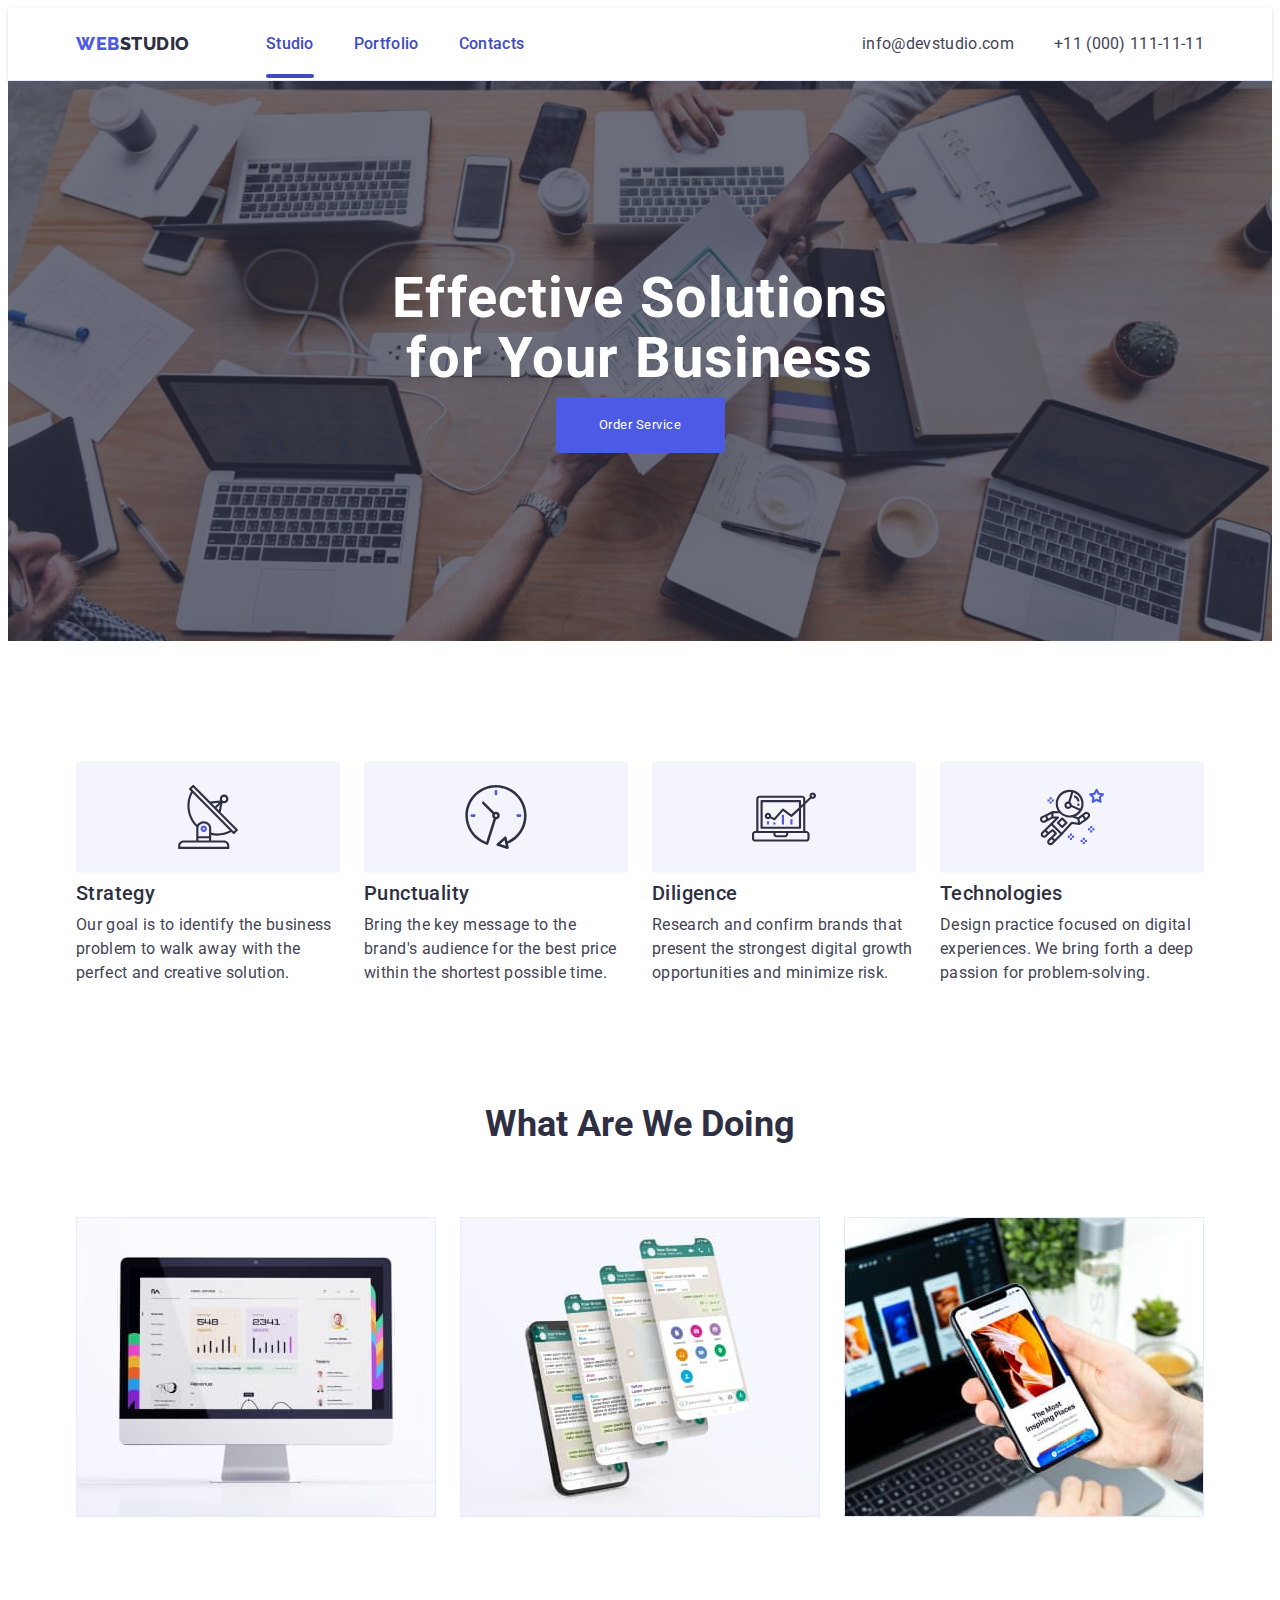
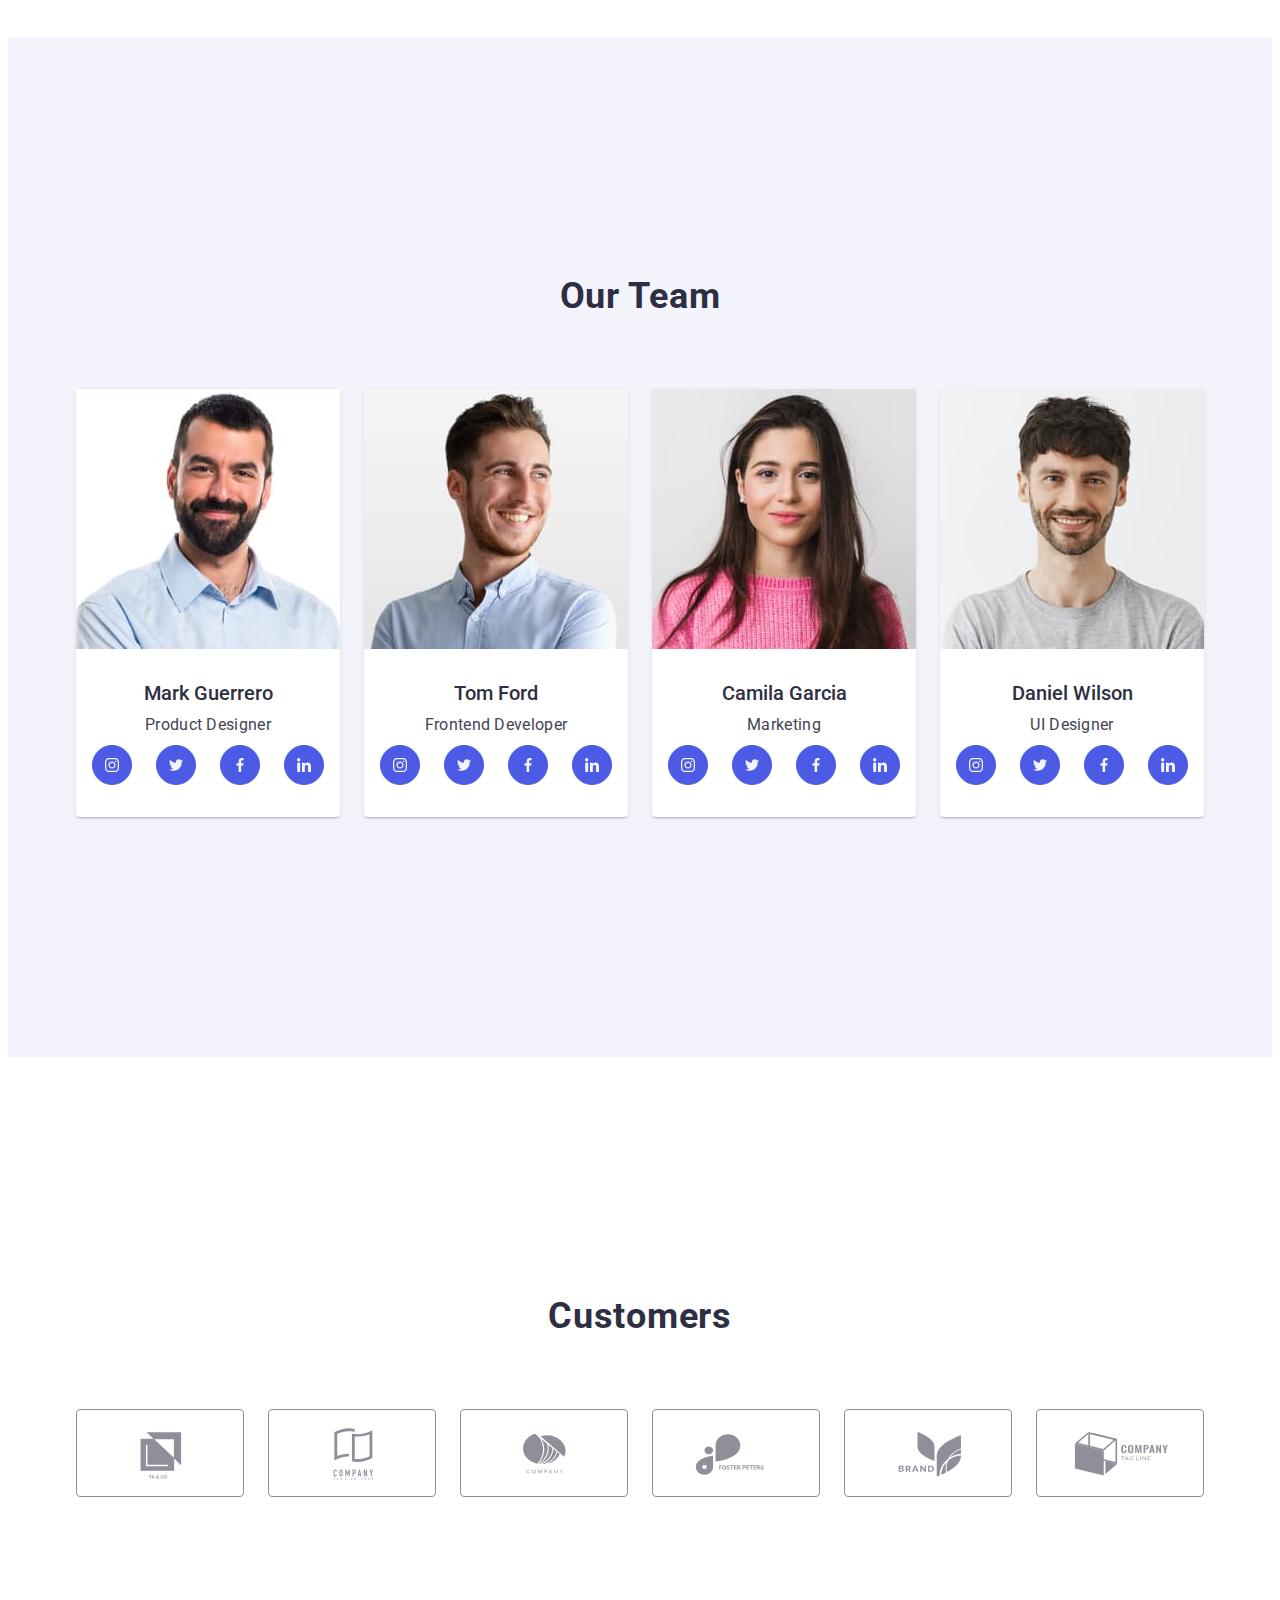
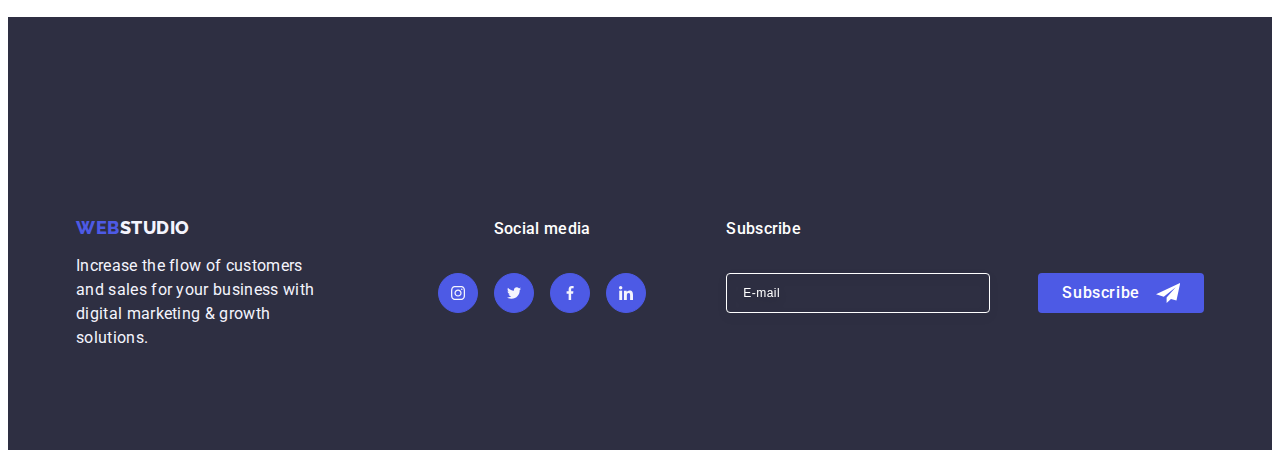
<file: index.html>
<!DOCTYPE html>
<html lang="en">
<head>
    <meta charset="UTF-8">
    <meta http-equiv="X-UA-Compatible" content="IE=edge">
    <meta name="viewport" content="width=device-width, initial-scale=1.0">
    <link rel="preconnect" href="https://fonts.googleapis.com">
    <link rel="preconnect" href="https://fonts.gstatic.com" crossorigin>
    <link href="https://fonts.googleapis.com/css2?family=Raleway:wght@400;500;700;900&family=Roboto:wght@400;500;700;900&display=swap" rel="stylesheet"> 
<title>Studio</title>
<link rel="stylesheet" href="https://cdnjs.cloudflare.com/ajax/libs/modern-normalize/2.0.0/modern-normalize.min.css" integrity="sha512-4xo8blKMVCiXpTaLzQSLSw3KFOVPWhm/TRtuPVc4WG6kUgjH6J03IBuG7JZPkcWMxJ5huwaBpOpnwYElP/m6wg==" crossorigin="anonymous" referrerpolicy="no-referrer"> 
<link rel="stylesheet" href="./css/style.css">
    
</head>
<body>
    <!--Header-->
    <header class="header">
           <div class="head-nav container">
            <nav class="header-nav">
                <a class="logo link" href="./index.html">Web<span class="logo-primary">Studio</span></a>
                <ul class="nav-list list">
                    <li><a class="header-links link active" href="./index.html">Studio</a></li>
                    <li><a class="header-links link" href="./portfolio.html">Portfolio</a></li>
                    <li><a class="header-links link" href="">Contacts</a></li>
                </ul>
            </nav>
        <address class="contact list">
        <ul class="contact-list list">
            <li><a class="contact link" href="mailto:info@devstudio.com">info@devstudio.com</a></li>
            <li><a class="contact link" href="tel:+110001111111">+11 (000) 111-11-11</a></li>
            
        </ul>
    </address>
</div>
</header>
 <!--Section 1-->
<main>  
    <section class="main-section">
        <div class="container">
            <h1 class="main-section_text">Effective Solutions for Your Business</h1>
            <button class="main-section_button" type="button" data-modal-open>Order Service</button>
        </div>
    </section> 

     <!--Section 2-->
    <section class="section-second">
        <div class="container">
            <h2 class="visually-hidden">Our preference</h2>
            <ul class="main-section-goal list">
        <li class="main-section-list">
            <div class="main-fon-icon">
            <svg class="main" width="64" height="64">
                <use href="./images/icons.svg#icon-antenna-1"></use>
               </svg>
            </div>
            <h3 class="main-section-heading">Strategy</h3>
            <p class="main-section-heading-paraf">Our goal is to identify the business
            problem to walk away with the perfect and creative solution. </p>
        </li>
        <li class="main-section-list">
            <div class="main-fon-icon">
            <svg  class="main" width="64" height="64">
                <use href="./images/icons.svg#icon-clock-1"></use>
               </svg>
                </div>
            <h3 class="main-section-heading">Punctuality</h3>
            <p class="main-section-heading-paraf">Bring the key message to the brand's audience for the best price within the shortest possible time.</p>
        </li>
        <li class="main-section-list">
            <div class="main-fon-icon">
                <svg class="main" width="64" height="64">
                    <use href="./images/icons.svg#icon-diagram-1"></use>
                   </svg>
                </div>
            <h3 class="main-section-heading">Diligence</h3>
            <p class="main-section-heading-paraf">Research and confirm brands that present the strongest digital growth opportunities and minimize risk.</p></li>
        <li class="main-section-list">
            <div class="main-fon-icon">
                <svg  class="main" width="64" height="64">
                    <use href="./images/icons.svg#icon-astronaut-1"></use>
                   </svg>
                    </div>
            <h3 class="main-section-heading">Technologies</h3>
            <p class="main-section-heading-paraf">Design practice focused on digital experiences. We bring forth a deep passion for problem-solving.</p>
        </li>
    </ul>
</div>
</section>
   <!--Section 3-->
<section class="images">
    <div class="container">
            <h2 class="images-title">What are we doing</h2>
            <ul class="images-gadget list">
        <li class="images-gadget-list">
            <img src="./images/Rectangle71_(1).jpg" 
            alt="laptop" 
            width="360">
        </li>
        <li class="images-gadget-list">
            <img src="./images/Rectangle-72.jpg" 
            alt="fotoscreen"
            width="360">
        </li>
        <li class="images-gadget-list">
            <img src="./images/Rectangle_71(2).jpg" 
            alt="telephoneonhand"
            width="360">
        </li>
    </ul>
</div>
</section>

  <!--Section 4-->
<section class="team">
    <div class="container">
         <h2 class="our-team">Our Team</h2>
    <ul class="team-information list">
        <li class="team-info-link">
        <img class="team-img" src="./images/img.jpg" 
            alt="Mark Guerrero" width="264">
         <div class="employee">  
                <h3 class="team-head">Mark Guerrero</h3>
                <p class="team-paraf">Product Designer</p>
            <ul class="team-block-icon list" >
                <li class="team-block-items"><a class="team-block-media"  href="#"><svg class="team-block-svg" width="16" height="16">
                    <use href="./images/icons.svg#icon-instagram-2"></use> 
                   </svg>
                </a>
                <li class="team-block-items"><a class="team-block-media" href="#"><svg class="team-block-svg" width="16" height="16">
                    <use href="./images/icons.svg#icon-Group"></use>
                   </svg>
                </a>
            </li>
                <li class="team-block-items"><a class="team-block-media"  href="#"><svg class="team-block-svg" width="16" height="16">
                    <use href="./images/icons.svg#icon-facebook-1"></use>
                   </svg>
                </a>
            </li >
                <li class="team-block-items"><a class="team-block-media"  href="#"><svg class="team-block-svg" width="16" height="16">
                    <use href="./images/icons.svg#icon-linkedin-1"></use>
                   </svg>
                </a>
            </li>
            </ul> 
        </div>
        </li>
        <li class="team-info-link">
            <img class="team-img" src="./images/img(1).jpg" 
            alt="Tom Ford" width="264">
            <div class="employee">
                <h3 class="team-head">Tom Ford</h3>
                <p class="team-paraf">Frontend Developer</p>
                    <ul class="team-block-icon list" >
                        <li class="team-block-items"><a class="team-block-media"  href="#"><svg class="team-block-svg" width="16" height="16">
                            <use href="./images/icons.svg#icon-instagram-2"></use> 
                           </svg>
                        </a>
                    </li>
                    <li class="team-block-items"><a class="team-block-media" href="#"><svg class="team-block-svg" width="16" height="16">
                        <use href="./images/icons.svg#icon-Group"></use>
                       </svg>
                    </a>
                </li>
                        <li class="team-block-items"><a class="team-block-media"  href="#"><svg class="team-block-svg" width="16" height="16">
                            <use href="./images/icons.svg#icon-facebook-1"></use>
                           </svg>
                        </a>
                    </li >
                        <li class="team-block-items"><a class="team-block-media"  href="#"><svg class="team-block-svg" width="16" height="16">
                            <use href="./images/icons.svg#icon-linkedin-1"></use>
                           </svg>
                        </a>
                    </li>
                    </ul> 
    </div> 
        </li>
        <li class="team-info-link">
            <img class="team-img" src="./images/img(2).jpg" alt="Camila 
            Garcia" width="264">
            <div class="employee">
                <h3 class="team-head">Camila Garcia</h3>
                <p class="team-paraf">Marketing</p>
                    <ul class="team-block-icon list" >
                        <li class="team-block-items"><a class="team-block-media"  href="#"><svg class="team-block-svg" width="16" height="16">
                            <use href="./images/icons.svg#icon-instagram-2"></use> 
                           </svg>
                        </a>
                    </li>
                    <li class="team-block-items"><a class="team-block-media" href="#"><svg class="team-block-svg" width="16" height="16">
                        <use href="./images/icons.svg#icon-Group"></use>
                       </svg>
                    </a>
                </li>
                        <li class="team-block-items"><a class="team-block-media"  href="#"><svg class="team-block-svg" width="16" height="16">
                            <use href="./images/icons.svg#icon-facebook-1"></use>
                           </svg>
                        </a>
                    </li >
                        <li class="team-block-items"><a class="team-block-media"  href="#"><svg class="team-block-svg" width="16" height="16">
                            <use href="./images/icons.svg#icon-linkedin-1"></use>
                           </svg>
                        </a>
                    </li>
                    </ul> 
    </div> 
        </li>
        <li class="team-info-link">
            <img class="team-img" src="./images/img(3).jpg" 
            alt="Daniel Wilson" width="264">
            <div class="employee">
                <h3 class="team-head">Daniel Wilson</h3>
                <p class="team-paraf">UI Designer</p>
                    <ul class="team-block-icon list" >
                        <li class="team-block-items"><a class="team-block-media"  href="#"><svg class="team-block-svg" width="16" height="16">
                            <use href="./images/icons.svg#icon-instagram-2"></use> 
                           </svg>
                        </a>
                    </li>
                    <li class="team-block-items"><a class="team-block-media" href="#"><svg class="team-block-svg" width="16" height="16">
                        <use href="./images/icons.svg#icon-Group"></use>
                       </svg>
                    </a>
                </li>
                        <li class="team-block-items"><a class="team-block-media"  href="#"><svg class="team-block-svg" width="16" height="16">
                            <use href="./images/icons.svg#icon-facebook-1"></use>
                           </svg>
                        </a>
                    </li >
                        <li class="team-block-items"><a class="team-block-media"  href="#"><svg class="team-block-svg" width="16" height="16">
                            <use href="./images/icons.svg#icon-linkedin-1"></use>
                           </svg>
                        </a>
                    </li>
                    </ul> 
        </div> 
        </ul>
</div>
    </section>
      <!--Section 5-->
    <section class="customers">
        <div class="container">
        <h2 class="customers-title">Customers</h2>
        <ul class="customers-item list">
            <li class="customers-icon"><a class="customers-icon-logo" href="#">
                    <svg class="customers-pict" width="104" height="56">
                        <use href="./images/icons.svg#icon-Logo6">
                        </use>
                     </svg>
                </a>
        </li>
        <li class="customers-icon"><a class="customers-icon-logo" href="#">
            <svg class="customers-pict"  width="104" height="56">
                <use href="./images/icons.svg#icon-Logo7">
                </use>
             </svg>
        </a>
    </li>
                <li class="customers-icon"><a class="customers-icon-logo" href="#">
                    <svg class="customers-pict"  width="104" height="56">
                        <use href="./images/icons.svg#icon-Logo8">
                        </use>
                    </svg>
                </a>
            </li>
            <li class="customers-icon"><a class="customers-icon-logo" href="#">
                    <svg class="customers-pict"  width="104" height="56">
                        <use href="./images/icons.svg#icon-Logo9">
                        </use>
                     </svg>
                    </a>
                </li>      
            <li class="customers-icon"><a class="customers-icon-logo" href="#">
                    <svg class="customers-pict"  width="104" height="56">
                        <use href="./images/icons.svg#icon-Logo10">
                        </use>
                     </svg>
                    </a>
        </li>
            <li class="customers-icon"><a class="customers-icon-logo" href="#">
                    <svg class="customers-pict"  width="104" height="56">
                        <use href="./images/icons.svg#icon-Logo11">
                        </use>
                     </svg>
                    </a>
        </li>
        </ul>
    </div>

    </section>
</main>
  <!--Footer-->
        <footer class="footer">
            <div class="footer-container container">
                <div class="footer-parag-logo">
                <a class="logo link logo-footer" href="./index.html">Web<span class="logo-primary-foter">Studio</span></a>            
    <p class="footer-paraf">Increase the flow of customers and  sales for your business with digital marketing & growth solutions.</p>
</div>
    <div class="socialmedia">
        <p class="socialmedia-title">Social media</p>
            <ul class="socialmedia-block-icon list" >
                <li class="team-block-items"><a class="socialmedia-block-media link" href="#"><svg class="team-block-svg" width="24" height="24">
                    <use href="./images/icons.svg#icon-instagram-2"></use> 
                   </svg>
                </a>
            </li>
                    <li class="team-block-items"><a class="socialmedia-block-media link" href="#"><svg class="team-block-svg" width="24" height="24">
                        <use href="./images/icons.svg#icon-Group"></use>
                       </svg>
                    </a>
                </li>
                    <li class="team-block-items"><a class="socialmedia-block-media link" href="#"><svg class="team-block-svg" width="24" height="24">
                        <use href="./images/icons.svg#icon-facebook-1"></use>
                       </svg>
                    </a>
                </li >
                    <li class="team-block-items"><a class="socialmedia-block-media link" href="#"><svg class="team-block-svg" width="24" height="24">
                        <use href="./images/icons.svg#icon-linkedin-1"></use>
                       </svg>
                    </a>
                </li>
            </ul>    
    </div>
    <div class="subscribe-class">
        <p class="subscribe">Subscribe</p>
        <form class="form-subscribe">
            <label class="subscribe-label">
            <input id="email"
            class="subscribe-input" 
            type="email" 
            name="email" 
            placeholder="E-mail"></label>
<button class="subscribe-button" type="submit">Subscribe
    <svg class="button-subscribe-svg"  width="24" height="24">
    <use href="./images/icons.svg#icon-icon-send"></use>  </svg>
 </button>
</form>
    </div>
    </div>
</footer>
  <!--Modal-->
<div class="backdrop is-hidden" data-modal>
    <div class="modal">
        <button type="button" class="modal-btn" data-modal-close>
            <svg class="button_icon" width="8" height="8">
                <use href="./images/icons.svg#icon-close-black-18dp-2-1"/>
              </svg>
        </button>
        <p class="form-paraf">Leave your contacts and we will call you back</p>
        <form class="form" name="issue_report_form" autocomplete="off">
            <div class="name-form">
                    <label for="user-name" class="form-label">Name</label>
                        <div class="wrap-form">
                    <input class="form-input" type="text" name="user-name" id="user-name">
                    <svg class="form-block-svg" width="18" height="24">
                        <use href="./images/icons.svg#icon-person-black-18dp-11"></use> </svg>
                </div>
            </div>
            <div class="name-form">
                    <label for="user-name" class="form-label" >Phone</label>
                        <div class="wrap-form">
                    <input class="form-input" type="tel" name="phone" id="phone">
                    <svg class="form-block-svg" width="18" height="24">
                        <use href="./images/icons.svg#icon-phone-black-18dp-1"></use> </svg>
            </div>
        </div>
        <div  class="name-form">
                <label for="user-name" class="form-label">Email</label>
                    <div class="wrap-form">
                <input class="form-input" type="email" name="email" id="e-mail">
                <svg class="form-block-svg" width="18" height="24">
                    <use href="./images/icons.svg#icon-email-black-18dp-1"></use> </svg>
        </div>
    </div>
        <div class="textarea-cnt">
           <label  for="user-comment" class="form-label">Comment</label>
            <textarea class="form-textarea" name="user-comment" id="user-comment" rows="5" placeholder="Text input"></textarea>
        </div>
        <div class="checkbox-form">
        <input type="checkbox" class="checkbox visually-hidden" name="user-privacy" id="user-privacy" value="true">
        <label for="user-privacy" class="agree-form">
            <span class="checkbox-span">
            <svg class="check-item" width="10" height="8">
                <use href="./images/icons.svg#icon-Vector7"></use> </svg> 
            </span>
            I accept the terms and conditions of the<a class="checkbox-link link" href="#">Privacy Policy</a></label>
             </div>
           <button class="form-button" type="submit">Send</button>
         </form>
    </div>
</div>

<script src="./js/modal.js"></script>
    </body>
</html>
</file>
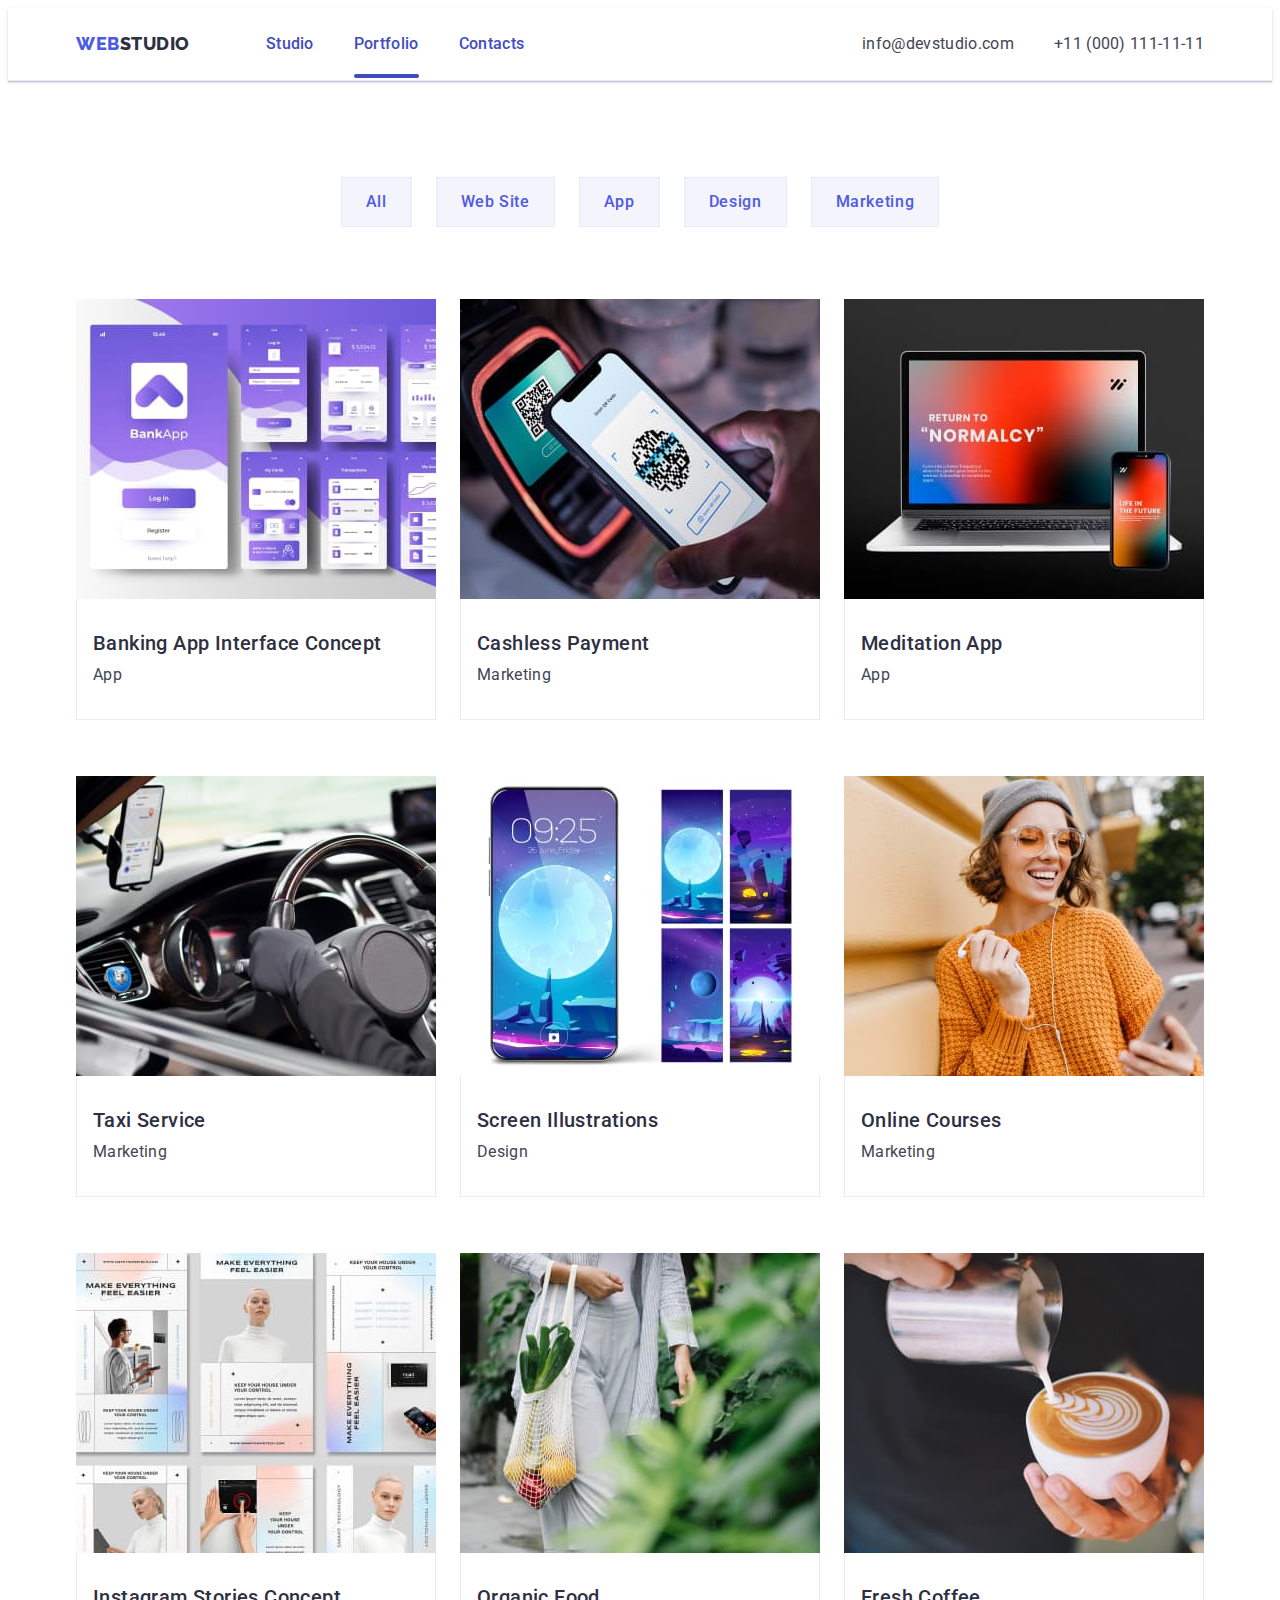
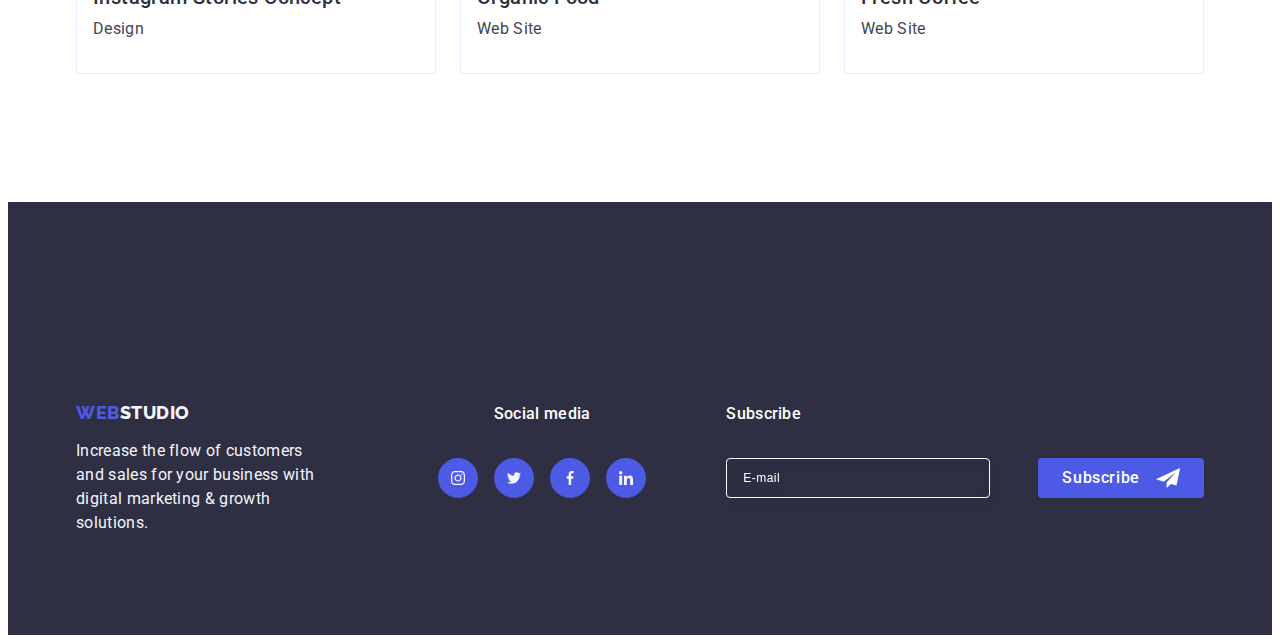
<file: portfolio.html>
<!DOCTYPE html>
<html lang="en">
<head>
    <meta charset="UTF-8">
    <meta http-equiv="X-UA-Compatible" content="IE=edge">
    <meta name="viewport" content="width=device-width, initial-scale=1.0">
    <link rel="preconnect" href="https://fonts.googleapis.com">
    <link rel="preconnect" href="https://fonts.gstatic.com" crossorigin>
    <link href="https://fonts.googleapis.com/css2?family=Raleway:wght@400;500;700;900&family=Roboto:wght@400;500;700;900&display=swap" rel="stylesheet">
    <link rel="stylesheet" href="https://cdnjs.cloudflare.com/ajax/libs/modern-normalize/2.0.0/modern-normalize.min.css" integrity="sha512-4xo8blKMVCiXpTaLzQSLSw3KFOVPWhm/TRtuPVc4WG6kUgjH6J03IBuG7JZPkcWMxJ5huwaBpOpnwYElP/m6wg==" crossorigin="anonymous" referrerpolicy="no-referrer"> 
    <title>Studio</title>
    <link rel="stylesheet" href="https://cdnjs.cloudflare.com/ajax/libs/modern-normalize/2.0.0/modern-normalize.min.css" integrity="sha512-4xo8blKMVCiXpTaLzQSLSw3KFOVPWhm/TRtuPVc4WG6kUgjH6J03IBuG7JZPkcWMxJ5huwaBpOpnwYElP/m6wg==" crossorigin="anonymous" referrerpolicy="no-referrer"> 
    <link rel="stylesheet" href="./css/style.css">   
</head>
<body>
     <!--Header-->
    <header class="header">
           <div class="head-nav container">
        <nav class="header-nav">
            <a class="logo link" href="./index.html">Web<span class="logo-primary">Studio</span></a>
            <ul class="nav-list list">
                <li><a class="header-links link " href="./index.html">Studio</a></li>
                <li><a class="header-links link active" href="./portfolio.html">Portfolio</a></li>
                <li><a class="header-links link " href="">Contacts</a></li>
            </ul>
        </nav>
        <address class="contact list">
        <ul class="contact-list list">
            <li><a class="contact link" href="mailto:info@devstudio.com">info@devstudio.com</a></li>
            <li><a class="contact link" href="tel:+110001111111">+11 (000) 111-11-11</a></li>
            
        </ul>
    </address>
</div>
</header>
<!--Portfolio-->
    <main>  
        <section class="portfolio">
            <div class="portfolio-class container">
            <h1 class="visually-hidden">main heading</h1>
            <ul class="portfolio_list list">
                <li><button class="heading-button" type="button">All</button></li>
                <li><button class="heading-button" type="button">Web Site</button></li>
                <li><button class="heading-button" type="button">App</button></li>
                <li><button class="heading-button" type="button">Design</button></li>
                <li><button class="heading-button" type="button">Marketing</button></li>
            </ul>
            <ul class="team_list list">
                <li class="team_list_list" >
                   <a class="portfolio-link link" href="">
                    <div class="work-img-overflow">
                        <img src="./images/bankingapp.jpg" alt="bankingapp" width="360">
                        <p class="team_list-block-text">14 Stylish and User-Friendly App Design Concepts · Task Manager App · Calorie Tracker App · Exotic Fruit Ecommerce App · Cloud Storage App
                        </p>
                    </div>
                    <div class="portfolio-link_list"> 
                    <h2 class="team-heading">Banking App Interface Concept</h2>
                    <p class="team-pr">App</p>
                </div>
                </a>
                </li>
                <li class="team_list_list">
                    <a class="portfolio-link link" href="">
                        <div class="work-img-overflow">
                        <img src="./images/payments.jpg" alt="cashlesspayments" width="360">
                        <p class="team_list-block-text">14 Stylish and User-Friendly App Design Concepts · Task Manager App · Calorie Tracker App · Exotic Fruit Ecommerce App · Cloud Storage App
                        </p>
                    </div>
                    <div class="portfolio-link_list">    
                    <h2 class="team-heading">Cashless Payment</h2>
                    <p class="team-pr">Marketing</p>
            </div>
                </a> 
                </li>
                <li class="team_list_list">
                    <a class="portfolio-link link" href="">
                        <div class="work-img-overflow">
                        <img src="./images/meditation.jpg" alt="Meditation-App" width="360">
                        <p class="team_list-block-text">14 Stylish and User-Friendly App Design Concepts · Task Manager App · Calorie Tracker App · Exotic Fruit Ecommerce App · Cloud Storage App
                        </p>
                </div>
                    <div class="portfolio-link_list">  
                    <h2 class="team-heading">Meditation App</h2>
                    <p class="team-pr">App</p>
                </div>
                </a>
                </li>
                <li class="team_list_list">
                   <a class="portfolio-link link" href="">
                    <div class="work-img-overflow">
                    <img src="./images/taxiservice.jpg" alt="taxiservice" width="360">
                    <p class="team_list-block-text">14 Stylish and User-Friendly App Design Concepts · Task Manager App · Calorie Tracker App · Exotic Fruit Ecommerce App · Cloud Storage App
                    </p>
                </div>

                    <div class="portfolio-link_list">  
                    <h2 class="team-heading">Taxi Service</h2>
                    <p class="team-pr">Marketing</p>
                </div>
                </a>
                </li>
                <li class="team_list_list">
                  <a class="portfolio-link link" href="">
                    <div class="work-img-overflow">
                    <img src="./images/screen.jpg" alt="Screen-Illustrations" width="360">
                    <p class="team_list-block-text">14 Stylish and User-Friendly App Design Concepts · Task Manager App · Calorie Tracker App · Exotic Fruit Ecommerce App · Cloud Storage App
                    </p>
                </div>
                    <div class="portfolio-link_list"> 
                    <h2 class="team-heading">Screen Illustrations</h2>
                    <p class="team-pr">Design</p>
                </div>
                </a>
                </li>
                <li class="team_list_list">
                    <a class="portfolio-link link" href="">
                        <div class="work-img-overflow">
                        <img src="./images/courses.jpg" alt="online-courses" width="360">
                        <p class="team_list-block-text">14 Stylish and User-Friendly App Design Concepts · Task Manager App · Calorie Tracker App · Exotic Fruit Ecommerce App · Cloud Storage App
                        </p>
                    </div>
                    <div class="portfolio-link_list">
                    <h2 class="team-heading">Online Courses</h2>
                    <p class="team-pr">Marketing</p>
                </div>
                </a>
                </li>
                <li class="team_list_list">
                  <a class="portfolio-link link" href="">
                    <div class="work-img-overflow">
                    <img src="./images/insta.jpg" alt="Instagram-Stories-Concept" width="360">
                    <p class="team_list-block-text">14 Stylish and User-Friendly App Design Concepts · Task Manager App · Calorie Tracker App · Exotic Fruit Ecommerce App · Cloud Storage App
                    </p>

            </div>
                        <div class="portfolio-link_list">    
                    <h2 class="team-heading">Instagram Stories Concept</h2>
                    <p class="team-pr">Design</p>
                </div>
         </a>
    </li>
                <li class="team_list_list">
                  <a class="portfolio-link link" href="">
                    <div class="work-img-overflow">
                    <img src="./images/organic_food.jpg" alt="Organic-Food" width="360">
                    <p class="team_list-block-text">14 Stylish and User-Friendly App Design Concepts · Task Manager App · Calorie Tracker App · Exotic Fruit Ecommerce App · Cloud Storage App
                    </p>
                </div>
                    <div class="portfolio-link_list">    
                    <h2 class="team-heading">Organic Food</h2>
                    <p class="team-pr">Web Site</p>
                </div>
           </a>
        </li>
                <li class="team_list_list">
                    <a class="portfolio-link link" href="">
                        <div class="work-img-overflow">
                        <img src="./images/freshcofe.jpg" alt="Fresh-Coffee" width="360">
                        <p class="team_list-block-text">14 Stylish and User-Friendly App Design Concepts · Task Manager App · Calorie Tracker App · Exotic Fruit Ecommerce App · Cloud Storage App
                        </p>
                    </div>
                    <div class="portfolio-link_list">    
                    <h2 class="team-heading">Fresh Coffee</h2>
                    <p class="team-pr">Web Site</p>
                </div>
            </a>               
       </li>

            </ul>
        </div>
        </section>
    </main>

  <!--Footer-->
  <footer class="footer">
    <div class="footer-container container">
        <div class="footer-parag-logo">
        <a class="logo link logo-footer" href="./index.html">Web<span class="logo-primary-foter">Studio</span></a>            
<p class="footer-paraf">Increase the flow of customers and  sales for your business with digital marketing & growth solutions.</p>
</div>
<div class="socialmedia">
<p class="socialmedia-title">Social media</p>
    <ul class="socialmedia-block-icon list" >
            <li class="team-block-items"><a class="socialmedia-block-media link" href="#"><svg class="team-block-svg" width="24" height="24">
                <use href="./images/icons.svg#icon-instagram-2"></use>
            </svg>
            </a>
        </li>
            <li class="team-block-items"><a class="socialmedia-block-media link" href="#"><svg class="team-block-svg" width="24" height="24">
                <use href="./images/icons.svg#icon-Group"></use>
               </svg>
            </a>
        </li>
            <li class="team-block-items"><a class="socialmedia-block-media link"  href="#"><svg class="team-block-svg" width="24" height="24">
                <use href="./images/icons.svg#icon-facebook-1"></use>
               </svg>
            </a>
        </li >
            <li class="team-block-items"><a class="socialmedia-block-media link" href="#"><svg class="team-block-svg" width="24" height="24">
                <use href="./images/icons.svg#icon-linkedin-1"></use>
               </svg>
            </a>
        </li>
    </ul>    
</div>
<div class="subscribe-class">
    <p class="subscribe">Subscribe</p>
    <form class="form-subscribe">
        <label class="subscribe-label">
        <input id="email"
        class="subscribe-input" 
        type="email" 
        name="email" 
        placeholder="E-mail"></label>
<button class="subscribe-button" type="submit">Subscribe
<svg class="button-subscribe-svg"  width="24" height="24">
<use href="./images/icons.svg#icon-icon-send"></use>  </svg>
</button>
</form>
</div>
</div>
</footer>
</body>
</html>
</file>
<file: css/style.css>
*, ::after, ::before {
  box-sizing: border-box;}

:root {
    --color-logo:#4D5AE5;
    --color-backa:#2E2F42;
    --color-new:#e7e9fc;
  }

body {
    font-family: 'Roboto', sans-serif;
    color: #434455;
    background-color: #FFFFFF;
    font-style: normal;
  }
  ul{
	list-style-type: none;
  padding-left: 0; 
  margin: 0;
  }
  
  img {
    display: block;
  }
  main {
    flex-grow: 1;
}
  h1, h2, h3, h4, h5, h6, p { 
    margin-top: 0; 
    margin-bottom: 0; 
}
 .head-nav{
      display: flex;
      justify-content: space-between;
      align-items: center;
 }
  .link{ 
      text-decoration:none;
  }
  .list{
      list-style: none;
      margin: 0;
      padding-left: 0;
  }
   /* --Header 3--*/
  .header{
    border-bottom: 1px solid var(--color-new);
    box-shadow:0px 2px 1px rgba(46, 47, 66, 0.08), 0px 1px 1px rgba(46, 47, 66, 0.16), 0px 1px 6px rgba(46, 47, 66, 0.08);
  }
  .container{
    width: 1158px;
    margin: 0 auto;
    padding: 0 15px 0 15px;
    
  }
   
  .header-nav{
    display: flex; 
    align-items: center; 
  }
  .logo{
      font-family: 'Raleway',sans-serif;
      font-weight: 800;
      font-size: 18px;
      line-height: 1.17;
      letter-spacing: 0.03em;
      text-transform: uppercase;
      color:var(--color-logo);
      text-decoration: none;
      margin-right: 76px;
      }
  .logo-primary{
      font-family: 'Raleway';
      font-weight: 800;
      font-size: 18px;
      line-height: 1.17;
      text-transform: uppercase;
      color: var(--color-backa);
      text-decoration: none;
  }

 .address{
      display: flex;
      justify-content: space-between;
 }
 .nav-list{
        display: flex;
        gap: 40px;
        padding: 24px 0;

 }
  .header-links{
        color:  #404bbf; ;
        font-family: 'Roboto',sans-serif;
        font-style: normal;
        font-weight: 500;
        font-size: 16px;
        line-height: 24px;
        letter-spacing: 0.02em;
        line-height: 1.5;
        padding: 24px 0;
        transition:250ms cubic-bezier(0.4, 0, 0.2, 1); 
   
  }
  .header-links:hover,
  .header-links:focus{
    color:#404BBF;
    transition: color 250ms;
  
    
  }

  .active{
    position: relative;
    transition:color 250ms cubic-bezier(0.4, 0, 0.2, 1);
  }

  .active::after {
    content: '';
    position: absolute;
    bottom: -1px; 
    left: 0; 
    width: 100%;
    height: 4px;
    background-color: #404bbf; 
    border-radius: 2px; 
 
  }
  .contact-list{
    display: flex;
    gap: 40px;
  }
  .contact{
      font-family:'Roboto',sans-serif;
      font-style: normal;
      font-weight: 400;
      font-size: 16px;
      line-height: 24px;
      letter-spacing: 0.02em;
      color: #434455;
      text-decoration: none;
      transition: color 250ms cubic-bezier(0.4, 0, 0.2, 1);
      
    
  }
  .contact:hover,
  .contact:focus{
    color: #404bbf;
    transition: color 250ms;
    transition-timing-function: cubic-bezier(0.4, 0, 0.2, 1);
  }
  .contact_list {
    font-style: normal
  }

  /* --Section 2--*/
  .section-second{
    padding: 120px 0;
  }

  .visually-hidden { position: absolute; 
    width: 1px; 
    height: 1px; 
    margin: -1px; 
    border: 0; 
    padding: 0; 
    white-space: nowrap; 
    clip-path: inset(100%); 
    clip: rect(0 0 0 0); 
    overflow: hidden; }
  .main-section{
    padding: 188px 0;
    background: #2E2F42; 
    background-image: linear-gradient(
      to bottom,
      rgba(46, 47, 66, 0.7),
      rgba(46, 47, 66, 0.7)
      ),
      url(../images/people-office_1.jpg);
    background-repeat: no-repeat; 
    background-size:cover;
    background-position: center;
    transition: background-color 250ms cubic-bezier(0.4, 0, 0.2, 1);
    max-width: 1440px;
    margin: 0 auto;
    
  }

  .main-fon-icon{
    display: flex;
    align-items: center;
    justify-content: center;
    height: 112px;
    margin-bottom: 8px; 
    background-color:#F4F4FD;
    padding: 24px 100px 24px 100px ;
    border: #F4F4FD;
    border-radius: 4px;
  }
  .main-fist-section{
    display: flex;
    flex-direction: column;
    align-items: center;
  }
    .main-section_text{
      display: block;
      text-align: center;
    font-weight: 700;
    font-size: 56px;
    line-height:60px;
    color: #FFFFFF;
    letter-spacing: 0.02em;
    line-height: 1.07;
    max-width: 496px; 
    margin-left: auto; 
    margin-right: auto;
    margin-bottom: 48px;
    margin-bottom: 8px;
  
  }

 .main-section_button{
  font-family: "Roboto", sans-serif;
    background: var(--color-logo);
    letter-spacing: 0.04em;
    color: #FFFFFF;
    cursor: pointer;
    border: #4D5AE5;
    text-align: center;
    background-color: #4d5ae5;
    border-radius: 4px; 
    display: block;
    min-width: 169px;
    height: 56px;
    border: none;
    margin: 0 auto; 
    transition:background-color 250ms cubic-bezier(0.4, 0, 0.2, 1); 
    
 
} 
.main-section_button:hover,
.main-section_button:focus {
  background-color: #404BBF;
 align-items: center;
 transition: color 250ms;
 transition-timing-function: cubic-bezier(0.4, 0, 0.2, 1);
  
}
.main-section-goal {
      display: flex;
      gap: 24px;
}
.main-section-list{
  width:  calc((100% - 72px) / 4);
  padding-left: 0;
  
}
.main-section-heading{
      font-family: 'Roboto',sans-serif;
      font-weight: 500;
      font-size: 20px;
      line-height: 24px;
      letter-spacing: 0.02em;
      color: var(--color-backa); 
      padding-bottom: 8px; 
      
}
.main-section-heading-paraf{
      font-family: 'Roboto',sans-serif;
      font-weight: 400;
      font-size: 16px;
      line-height: 24px;
      letter-spacing: 0.02em;
}

 /* --Section 3--*/
.images{
  padding-bottom: 120px;
}
.images-title{
      font-size: 36px;
      line-height: 1.11;
      text-align: center;
      margin-bottom: 72px;
      text-transform: capitalize;
      color:var(--color-backa);
      margin-left: auto; 
      margin-right: auto;
}
.images-gadget{
    display: flex;
    gap: 24px;
}
.images-gadget-list{
  width: calc((100% - 48px) / 3);
  padding-left: 0;
}
.team{
    background-color: #F4F4FD;
      margin: 0 auto;  
      padding: 120px 0;  
}
.our-team-list{
  display: flex; 
  gap: 24px;
}
.our-team{
    font-size: 36px;
    line-height: 1.11;
    text-align: center;
    margin-bottom: 72px;
    margin-top: 120px;
    letter-spacing: 0.02em;
    color:var(--color-backa);
    text-transform: capitalize;
    margin-left: auto; 
    margin-right: auto;
}
.employee{ 
  padding: 32px 0;
}
.team-head{
  font-family: 'Roboto';
  font-style: normal;
  font-weight: 500;
  font-size: 20px;
  line-height: 24px;
    color: var(--color-backa);
    line-height: 1.2;
    margin-bottom: 8px;
    text-align: center;
    
}
.team-paraf{
    font-family:'Roboto',sans-serif;
    font-weight: 400;
    font-size: 16px;
    line-height: 24px;
    letter-spacing: 0.02em;
    line-height: 1.5;
    color: #434455;
    text-align:center;
}
.team-img{
  background-color: #FFFFFF
}
.team-info-link{
  background-color: #FFFFFF;
  box-shadow: 0px 1px 6px rgba(46, 47, 66, 0.08), 0px 1px 1px rgba(46, 47, 66, 0.16), 0px 2px 1px rgba(46, 47, 66, 0.08);
  border-radius: 0px 0px 4px 4px;
  margin-bottom:120px;
  width: calc((100% - 72px) / 4);
  padding-left: 0;
  
}
.team-information{
    display: flex;
    gap: 24px;  
  }
.team-block-pad{
  padding: 32px 0;
}
  .team-block-icon{
    display: flex;
    justify-content: center;
    gap:24px;
    padding-top:8px ;
   }

  .team-block-items{
    width: 40px;
    height: 40px;
    
  }
 .team-block-media{
  background-color: #4D5AE5;
  display: flex;
  align-items: center;
  justify-content: center;
  padding: 12px;
  border-radius: 50%;
  border: 1px solid #4D5AE5;
  width: 100%;
  height: 100%;
  transition:background-color 250ms cubic-bezier(0.4, 0, 0.2, 1); 
  
 }
 
 .team-block-media:hover,
 .team-block-media:focus {
  background-color:#404BBF;
  color: #404bbf; 
 }
  .team-block-svg{
    fill:#f4f4fd;
  }
  
  /* --Section 5--*/

.customers-title{
text-align: center;
font-weight: 700;
font-size: 36px;
line-height: 40px;
letter-spacing: 0.02em;
text-transform: capitalize;
color: #2E2F42;
margin-left: auto; 
margin-right: auto;
padding-top: 120px;
margin-bottom: 72px;
line-height: 1.11;
}

.customers-icon-logo{
padding: 16px 32px;
width: 100%;
  height: 100%;
  border: 1px solid #8E8F99;
  border-radius: 4px;
  display: flex;
  align-items:center;
  justify-content: center;;
  color: #8e8f99;
  transition : border-color 250ms cubic-bezier(0.4, 0, 0.2, 1), color 250ms cubic-bezier(0.4, 0, 0.2, 1); 
}
  .customers-icon-logo:hover,
  .customers-icon-logo:focus{
    border-color: #404bbf;  
    color: #404bbf; 

}

.customers{
  padding: 120px 0;
;
}
.customers-icon{
  margin-left: auto;
  margin-right: auto;
  height:88px;
  width:  calc((100% - 120px) / 6);
  transition: color 250ms;
}

.customers-item{
  display: flex;
  gap: 24px;  
}
.customers-pict{
  fill: currentColor;
}
.customers-pict:hover,
.customers-pict:focus{
  fill: #4D5AE5;
  stroke:#4D5AE5;
}

 /* --footer--*/
.footer{
  background: var(--color-backa);
  padding: 100px 0;
}
.footer-container{
  display: flex;
  align-items: baseline;
  
}
.footer-parag-logo{
  margin-right: 120px;
}
.logo-footer{
  display: inline-block;
  margin-bottom: 16px; 
}

.footer-paraf{
    font-family: 'Roboto',sans-serif;
    font-weight: 400;
    font-size: 16px;
    line-height: 24px;
    letter-spacing: 0.02em;
    color: #F4F4FD;
    max-width: 264px;
}
.logo-primary-foter{
font-family: 'Raleway';
font-style: normal;
font-weight: 800;
font-size: 18px;
line-height: 21px;
color: #F4F4FD;

}
.socialmedia-title{
font-weight: 500;
font-size: 16px;
line-height: 24px;
color: #FFFFFF;
padding-bottom: 16px;
line-height: 1.5;
letter-spacing: 0.02em;
margin-bottom: 16px;
}
.socialmedia {
  display: flex;
  flex-flow: column;
  align-items: center;
  justify-content: right;
}
.socialmedia-block-icon{
  display: flex;
  gap: 16px;
}
.subscribe{
font-weight: 500;
font-size: 16px;
line-height: 24px;
letter-spacing: 0.02em;
color: #FFFFFF;
margin-bottom: 16px;
}

.form-subscribe{
display: flex;
gap: 24px;
padding-top: 16px;



}
.subscribe-class{
  margin-left: 80px;
  display: flex;
  flex-direction: column;
  margin-top: 100px;
  
}
.subscribe-label{
display: flex;
flex-direction: column;
}
.subscribe-input{
  border: 1px solid #FFFFFF;
filter: drop-shadow(0px 4px 4px rgba(0, 0, 0, 0.15));
border-radius: 4px;
background:#2E2F42;
color: #FFFFFF;
font-weight: 400;
font-size: 12px;
line-height: 24px;
display: flex;
align-items: center;
letter-spacing: 0.04em;
width: 264px; 
height: 40px;
background-color: transparent; 
line-height: 1.5;
letter-spacing: 0.04em;
padding-left: 16px; 

}
.subscribe-input::placeholder{
  font-weight: 400;
  font-size: 12px;
  line-height: 24px;
  letter-spacing: 0.04em;
  color: #ffffff; 
  }
.subscribe-button{
  display: flex;
justify-content: center;
align-items: center;
padding: 8px 24px;
bottom: 42.31%;
background: #4D5AE5;
border-radius: 4px;
color: #FFFFFF;
font-family: "Roboto", sans-serif;
line-height: 1.5;
margin-left: 24px;
font-style: normal;
font-weight: 500;
font-size: 16px;
line-height: 24px;
text-align: center;
letter-spacing: 0.04em;
cursor: pointer;
border-color:#4D5AE5;
border-radius:4px;
min-width: 165px;
height: 40px;
border: none;

}
.subscribe-label{
gap:24px;
}
.subscribe-button:hover,
.subscribe-button:focus{
  border-color: #404BBF;
  border-radius: 4px;
  color: 250ms cubic-bezier(0.4, 0, 0.2, 1);
}
.button-subscribe-svg{
  margin-left: 16px;
}


/* --portfolio--*/
.address{
  font-style: normal;
  justify-content: center;
}
.portfolio{
  padding: 96px 0 120px 0;
}
.portfolio_list{
  display: flex;
  justify-content: center;
  gap: 24px; 
  margin-bottom: 72px;

}
.portfolio-link{
  display: block; 
  transition: box-shadow 250ms cubic-bezier(0.4, 0, 0.2, 1); 
}

.portfolio-link_list{
  padding: 32px 16px;
  border: 1px solid var(--color-new);
  border-top: none; 
  margin-bottom: 8px;
}
.heading-button{
    background-color:  #F4F4FD;
    border: 1px solid var(--color-new);
    color:  #4d5ae5;
    font-family: "Roboto", sans-serif;
    font-weight: 500;
    font-size: 16px;
    line-height: 1.5;
    letter-spacing: 0.04em;
    cursor: pointer;
    padding: 12px 24px 12px 24px;
    transition:color 250ms cubic-bezier(0.4, 0, 0.2, 1), background-color 250ms cubic-bezier(0.4, 0, 0.2, 1), border-color 250ms cubic-bezier(0.4, 0, 0.2, 1), box-shadow 250ms cubic-bezier(0.4, 0, 0.2, 1);
   
}
.heading-button:hover,
.heading-button:focus {
    background-color: #404BBF;
    font-family: "Roboto", sans-serif;
    font-weight: 500;
    font-size: 16px;
    line-height: 24px;
    border: 1px solid transparent;
    letter-spacing: 0.04em;
    color: #FFFFFF;
    border-radius: 4px;
     transition: color 250ms;
     transition-timing-function: cubic-bezier(0.4, 0, 0.2, 1);
     box-shadow: 0px 3px 1px rgba(0, 0, 0, 0.1), 0px 2px 1px rgba(0, 0, 0, 0.08), 0px 2px 2px rgba(0, 0, 0, 0.12); 

    }

  .team_list {
    display: flex;
    flex-wrap: wrap;
    column-gap: 24px;
    row-gap: 48px;
  }
.team_list_list{
  width: calc((100% - 48px) / 3);
  padding-left: 0;
  transition: box-shadow 250ms cubic-bezier(0.4, 0, 0.2, 1); 

}

.work-img-overflow{ 
  position: relative; 
  overflow: hidden; 
}
.portfolio-link:hover .team_list-block-text,
.portfolio-link:focus .team_list-block-text{
  transform: translateY(0%);
}

.portfolio-link:hover,
.portfolio-link:focus {
  box-shadow:0px 1px 6px rgba(46, 47, 66, 0.08), 0px 1px 1px rgba(46, 47, 66, 0.16), 0px 2px 1px rgba(46, 47, 66, 0.08);
}
.team_list-block-text{
  position: absolute;
  top: 0;
  left: 0;
  height: 100%;
  width: 100%;
  transform: translateY(100%);
  transition: transform 250ms cubic-bezier(0.4, 0, 0.2, 1);
  background-color: #4d5ae5;
  font-size: 16px;
  line-height: 1.5;
  letter-spacing: 0.02em; 
  color: #f4f4fd; 
  padding: 40px 32px; 
}
  

.team-heading{
  font-family: 'Roboto'.sans-serif;
  font-weight: 500;
  font-size: 20px;
  line-height: 24px;
  letter-spacing: 0.02em;
  color: var(--color-backa);
  line-height: 1.2;
  margin-bottom: 8px;
  text-align: left;
  
}
.team-pr{
  font-family:'Roboto',sans-serif;
  font-weight: 400;
  font-size: 16px;
  line-height: 24px;
  letter-spacing: 0.02em;
  line-height: 1.5;
  color: #434455;
  text-align:left;
}

.socialmedia-block-media{
  background-color: #4D5AE5;
  display: flex;
  align-items: center;
  justify-content: center;
  padding: 12px;
  border-radius: 50%;
  border: 1px solid #4D5AE5;
  width: 100%;
  height: 100%;
  transition:background-color 250ms cubic-bezier(0.4, 0, 0.2, 1);
}
 .socialmedia-block-media:hover,
 .socialmedia-block-media:focus {
  background-color: rgba(49, 208, 170, 1);
}

.backdrop{
  position: fixed;
  top: 0;
  width: 100%;
  height: 100%;
  z-index: 2;
  background-color: rgba(46, 47, 66, 0.4);
  transition: opacity 250ms cubic-bezier(0.4, 0, 0.2, 1), visibility 250ms cubic-bezier(0.4, 0, 0.2, 1); 
}

  .modal{
    position: absolute;
    top: 50%;
    left: 50%;
    transform: translate(-50%,-50%);
    min-height:584px ;
    width:408px ;
    background: #FCFCFC;
    box-shadow: 0px 1px 1px rgba(0, 0, 0, 0.14), 0px 1px 3px rgba(0, 0, 0, 0.12), 0px 2px 1px rgba(0, 0, 0, 0.2);
    border-radius: 4px;
    transition: transform 250ms cubic-bezier(0.4, 0, 0.2, 1);
    padding: 72px 24px 24px; 
  }
  .modal-btn{
    position: absolute;
      right: 24px;
      top: 24px;
      width: 24px;
      height: 24px;
      background: #E7E9FC;
      border: 1px solid rgba(0, 0, 0, 0.1);
      border-radius:50%;
      cursor: pointer;
      display: flex;
      align-items:center;
      justify-content: center;
      padding: 0;
      transition: background-color 250ms cubic-bezier(0.4, 0, 0.2, 1), border 250ms cubic-bezier(0.4, 0, 0.2, 1); 
    
    }
    .modal-btn:hover,  
    .modal-btn:focus{
      fill: #ffffff;
      background-color: #404bbf; 
      border: none;
    } 
    
    .button_icon{
      transition: fill 250ms cubic-bezier(0.4, 0, 0.2, 1);
    }


.is-hidden{
  visibility:hidden;
  opacity:0;
  pointer-events:none;
}
.name-form{
  margin-bottom: 8px;
}
.form-paraf{
font-weight: 500;
font-size: 16px;
line-height: 24px;
letter-spacing: 0.02em;
color: #2E2F42;
text-align: center;
margin-bottom: 16px;
}
.form{
  display: flex;
  flex-direction: column;
  padding: 8px;
  max-width: 360px;

}
.wrap-form{
  position: relative;
  margin-bottom: 8px;
}

.form-block-svg{
  position: absolute;
  transform: translateY(-50%); 
  top:50%;
  left: 16px;
  color:#2E2F42;
  stroke: #2E2F42;
  transition: fill 250ms cubic-bezier(0.4, 0, 0.2, 1); 
}
.form-block-svg:hover{
  stroke:#4D5AE5;
  fill: #4D5AE5;
}
.form-input:focus + .form-block-svg {
  fill:   #4D5AE5;

  }




.form-label{
display: flex;
flex-direction: column;
font-style: normal;
font-weight: 400;
font-size: 12px;
line-height: 14px;
letter-spacing: 0.04em;
line-height: 1.17;
color: #8e8f99;
display: block; 
margin-bottom: 4px;


}

.form-input{
  position: relative;
  border:1px solid rgba(46, 47, 66, 0.4);
  border-radius: 4px;
  width: 100%;
  height: 40px;
  display: block;
  margin: 8px 0px 8px 0px;
  padding-left: 38px;
  outline: transparent;
  border-color: 300ms linear;
  transition: border-color 250ms cubic-bezier(0.4, 0, 0.2, 1);
  outline: transparent;
  background-color: transparent; 
}

.form-input:hover,
.form-input:focus{
  border-color: #4D5AE5;
  border-radius: 4px;
  color: 250ms cubic-bezier(0.4, 0, 0.2, 1);
}


.textarea-cnt{
  margin-bottom: 16px;
}
.form-textarea{
  width: 100%; 
  border:1px solid rgba(46, 47, 66, 0.4);
  border-radius: 4px;
  padding: 8px 16px;
  height: 120px;
  display: block;
  resize: none;
  padding-top: 8px;
  padding-left: 16px;
  font-size: 12px;
  line-height: 1.17; 
  letter-spacing: 0.04em;
  color: rgba(46, 47, 66, 0.4);
  background-color: transparent; 
  outline: transparent;
  resize: none; 
  transition: border-color 250ms cubic-bezier(0.4, 0, 0.2, 1);
}
.form-textarea:hover,
.form-textarea:focus{
  border-color: #4D5AE5;
  border-radius: 4px;
  color: 250ms cubic-bezier(0.4, 0, 0.2, 1);
}
.form-textarea::placeholder{
  font-weight: 400;
  font-size: 12px;
  line-height: 14px;
  letter-spacing: 0.04em;
  color: rgba(46, 47, 66, 0.4);
}

.form-button{
  text-align: center;
  font-weight: 500;
  background-color: #4d5ae5;
  border-radius: 4px; 
  line-height: 1.5;
  letter-spacing: 0.04em;
  display: block;
  min-width: 169px;
  height: 56px;
  border: none;
  margin: 0 auto; 
  transition:background-color 250ms cubic-bezier(0.4, 0, 0.2, 1); 
  color: #FFFFFF;
  margin-top: 24px;
  margin-bottom: 24px;
  cursor: pointer;
  box-shadow: 0px 4px 4px rgba(0, 0, 0, 0.15);
  
}
.form-button:hover,
.form-button:focus {
  background-color: #404BBF;
 align-items: center;
 transition: color 250ms;
 transition-timing-function: cubic-bezier(0.4, 0, 0.2, 1);
}
.checkbox-form{
  margin-bottom: 24px;
}
.agree-form{
font-weight: 400;
font-size: 12px;
line-height:  1.17;
letter-spacing: 0.04em;
color: #8E8F99;
cursor: pointer;
align-items:center;
}
.agree-form a{
font-weight: 400;
font-size: 12px;
line-height: 16px;
letter-spacing: 0.04em;
text-decoration-line: underline;
color: #4D5AE5;
padding-left: 8px;
text-decoration: underline;
}
.checkbox-span {
  display: inline-flex;
  align-items: center;
  justify-content: center;
  fill: transparent; 
  width: 16px;
  height: 16px;
  border: 1px solid rgba(46, 47, 66, 0.4); 
  border-radius: 2px;
  transition: background-color 250ms cubic-bezier(0.4, 0, 0.2, 1), border 250ms cubic-bezier(0.4, 0, 0.2, 1), fill 250ms cubic-bezier(0.4, 0, 0.2, 1);
}
  .checkbox:checked + .agree-form span{
  background: #404bbf;
  border: none;
fill:#F4F4FD; 
}

.checkbox-link{
  text-decoration: underline;
}
</file>
